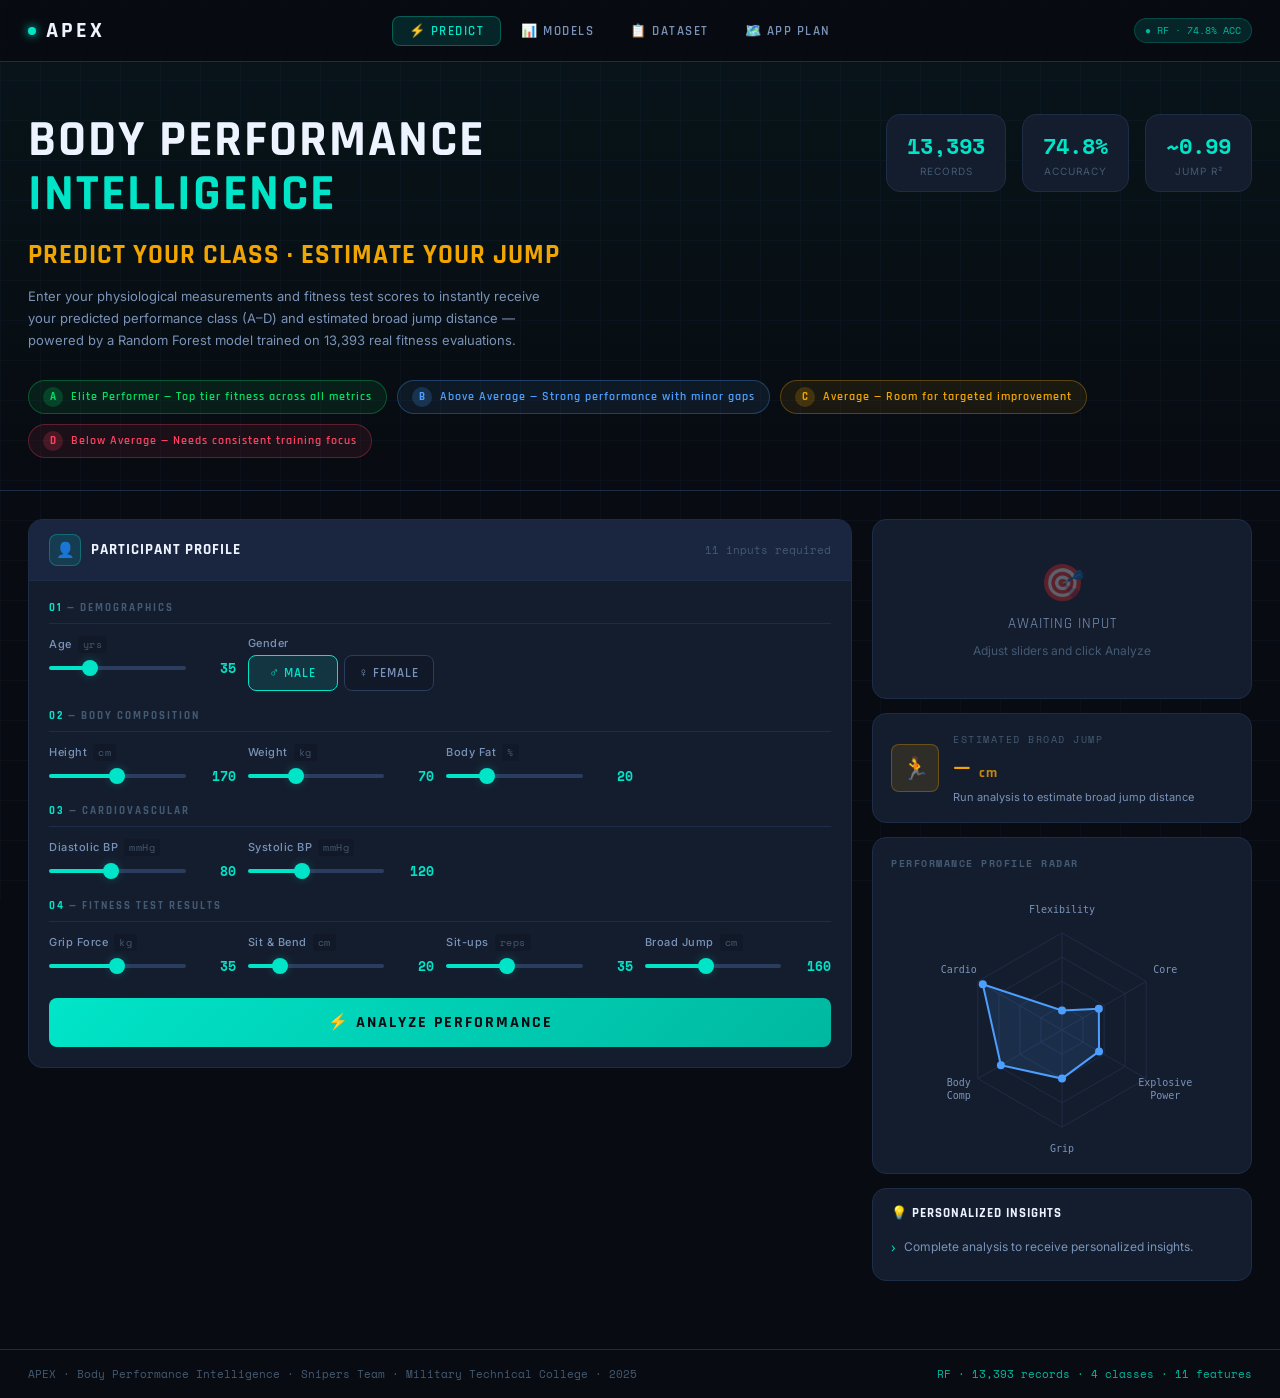
<file: BodyPerformance_App.html>
<!DOCTYPE html>
<html lang="en">
<head>
<meta charset="UTF-8">
<meta name="viewport" content="width=device-width, initial-scale=1.0">
<title>APEX · Body Performance Intelligence</title>
<link rel="preconnect" href="https://fonts.googleapis.com">
<link rel="preconnect" href="https://fonts.gstatic.com" crossorigin>
<link href="https://fonts.googleapis.com/css2?family=Rajdhani:wght@300;400;500;600;700&family=Space+Mono:ital,wght@0,400;0,700;1,400&family=Inter:wght@300;400;500;600&display=swap" rel="stylesheet">
<style>
/* ── RESET & BASE ─────────────────────────────────────────────────────────── */
*, *::before, *::after { box-sizing: border-box; margin: 0; padding: 0; }

:root {
  --bg:         #080c12;
  --bg2:        #0d1420;
  --bg3:        #111928;
  --panel:      #141d2e;
  --panel2:     #1a2540;
  --border:     #1e2d47;
  --border2:    #2a3d5e;
  --teal:       #00e5c8;
  --teal2:      #00b8a0;
  --teal-dim:   rgba(0,229,200,0.12);
  --teal-glow:  rgba(0,229,200,0.25);
  --gold:       #f0a500;
  --gold2:      #c8860a;
  --gold-dim:   rgba(240,165,0,0.12);
  --red:        #ff4060;
  --red-dim:    rgba(255,64,96,0.12);
  --green:      #00e064;
  --green-dim:  rgba(0,224,100,0.1);
  --blue:       #4d9fff;
  --blue-dim:   rgba(77,159,255,0.1);
  --text:       #c8d8ef;
  --text2:      #7a93b8;
  --text3:      #445972;
  --white:      #eef4ff;
  --font-head:  'Rajdhani', sans-serif;
  --font-mono:  'Space Mono', monospace;
  --font-body:  'Inter', sans-serif;
  --radius:     8px;
  --radius2:    14px;
  --trans:      0.2s ease;
}

html { scroll-behavior: smooth; }
body {
  background: var(--bg);
  color: var(--text);
  font-family: var(--font-body);
  font-size: 14px;
  min-height: 100vh;
  overflow-x: hidden;
}

/* ── GRID BG TEXTURE ──────────────────────────────────────────────────────── */
body::before {
  content: '';
  position: fixed; inset: 0;
  background-image:
    linear-gradient(var(--border) 1px, transparent 1px),
    linear-gradient(90deg, var(--border) 1px, transparent 1px);
  background-size: 40px 40px;
  opacity: 0.18;
  pointer-events: none;
  z-index: 0;
}

/* ── LAYOUT ───────────────────────────────────────────────────────────────── */
.app-shell {
  position: relative;
  z-index: 1;
  display: flex;
  flex-direction: column;
  min-height: 100vh;
}

/* ── NAV ──────────────────────────────────────────────────────────────────── */
nav {
  display: flex;
  align-items: center;
  justify-content: space-between;
  padding: 0 28px;
  height: 62px;
  background: rgba(8,12,18,0.92);
  backdrop-filter: blur(16px);
  border-bottom: 1px solid var(--border);
  position: sticky; top: 0; z-index: 100;
}
.nav-logo {
  display: flex; align-items: center; gap: 10px;
  font-family: var(--font-head);
  font-size: 22px; font-weight: 700;
  letter-spacing: 3px; color: var(--white);
}
.nav-logo .dot {
  width: 8px; height: 8px; border-radius: 50%;
  background: var(--teal);
  box-shadow: 0 0 10px var(--teal);
  animation: pulse 2s infinite;
}
@keyframes pulse { 0%,100%{opacity:1} 50%{opacity:0.4} }

.nav-tabs { display: flex; gap: 4px; }
.nav-tab {
  padding: 6px 16px;
  border: none; background: transparent;
  font-family: var(--font-head); font-size: 13px;
  font-weight: 600; letter-spacing: 1.5px;
  color: var(--text2); cursor: pointer;
  border-radius: var(--radius);
  transition: var(--trans);
  text-transform: uppercase;
}
.nav-tab:hover { color: var(--teal); background: var(--teal-dim); }
.nav-tab.active { color: var(--teal); background: var(--teal-dim); border: 1px solid rgba(0,229,200,0.3); }

.nav-badge {
  display: flex; align-items: center; gap: 6px;
  font-family: var(--font-mono); font-size: 10px;
  color: var(--teal2); background: var(--teal-dim);
  border: 1px solid rgba(0,229,200,0.2);
  padding: 4px 10px; border-radius: 20px;
}

/* ── HERO ─────────────────────────────────────────────────────────────────── */
.hero {
  padding: 52px 28px 32px;
  background: linear-gradient(180deg, rgba(0,229,200,0.04) 0%, transparent 100%);
  border-bottom: 1px solid var(--border);
}
.hero-top { display: flex; align-items: flex-start; justify-content: space-between; gap: 24px; margin-bottom: 28px; }
.hero-title {
  font-family: var(--font-head);
  font-size: clamp(32px, 4vw, 52px);
  font-weight: 700;
  line-height: 1.05;
  letter-spacing: 2px;
  color: var(--white);
}
.hero-title .accent { color: var(--teal); }
.hero-title .sub { color: var(--gold); }
.hero-desc {
  max-width: 520px;
  font-size: 13px; line-height: 1.7;
  color: var(--text2);
  margin-top: 10px;
}
.hero-stats {
  display: flex; gap: 16px; flex-shrink: 0;
}
.hero-stat {
  text-align: center;
  padding: 14px 20px;
  background: var(--panel);
  border: 1px solid var(--border);
  border-radius: var(--radius2);
}
.hero-stat .val {
  font-family: var(--font-mono); font-size: 22px;
  color: var(--teal); font-weight: 700;
  display: block;
}
.hero-stat .lbl {
  font-size: 10px; color: var(--text3);
  letter-spacing: 1px; text-transform: uppercase;
  display: block; margin-top: 3px;
}

/* ── CLASS GUIDE PILLS ────────────────────────────────────────────────────── */
.class-guide {
  display: flex; gap: 10px; flex-wrap: wrap;
}
.class-pill {
  display: flex; align-items: center; gap: 8px;
  padding: 6px 14px;
  border-radius: 20px;
  border: 1px solid transparent;
  font-size: 12px; font-family: var(--font-head);
  font-weight: 600; letter-spacing: 1px;
  cursor: default;
}
.class-pill.A { background: rgba(0,224,100,0.08); border-color: rgba(0,224,100,0.3); color: var(--green); }
.class-pill.B { background: rgba(77,159,255,0.08); border-color: rgba(77,159,255,0.3); color: var(--blue); }
.class-pill.C { background: rgba(240,165,0,0.08);  border-color: rgba(240,165,0,0.3);  color: var(--gold); }
.class-pill.D { background: rgba(255,64,96,0.08);  border-color: rgba(255,64,96,0.3);  color: var(--red); }
.class-pill .cls-badge {
  width: 20px; height: 20px; border-radius: 50%;
  display: flex; align-items: center; justify-content: center;
  font-size: 11px; font-weight: 700;
}
.class-pill.A .cls-badge { background: rgba(0,224,100,0.2); }
.class-pill.B .cls-badge { background: rgba(77,159,255,0.2); }
.class-pill.C .cls-badge { background: rgba(240,165,0,0.2); }
.class-pill.D .cls-badge { background: rgba(255,64,96,0.2); }

/* ── PAGE SECTIONS ────────────────────────────────────────────────────────── */
.page { display: none; padding: 28px; animation: fadeIn 0.3s ease; }
.page.active { display: block; }
@keyframes fadeIn { from{opacity:0;transform:translateY(8px)} to{opacity:1;transform:translateY(0)} }

/* ── SECTION HEADERS ──────────────────────────────────────────────────────── */
.section-header {
  display: flex; align-items: center; gap: 12px;
  margin-bottom: 20px;
}
.section-header .sh-line {
  flex: 1; height: 1px;
  background: linear-gradient(90deg, var(--border2), transparent);
}
.section-header h2 {
  font-family: var(--font-head);
  font-size: 18px; font-weight: 700;
  letter-spacing: 2px; color: var(--white);
  text-transform: uppercase; white-space: nowrap;
}
.section-header .sh-tag {
  font-family: var(--font-mono); font-size: 10px;
  color: var(--teal2); background: var(--teal-dim);
  border: 1px solid rgba(0,229,200,0.2);
  padding: 3px 8px; border-radius: 4px;
  letter-spacing: 1px;
}

/* ── PREDICT PAGE ─────────────────────────────────────────────────────────── */
.predict-layout {
  display: grid;
  grid-template-columns: 1fr 380px;
  gap: 20px;
}

/* ── FORM PANEL ───────────────────────────────────────────────────────────── */
.form-panel {
  background: var(--panel);
  border: 1px solid var(--border);
  border-radius: var(--radius2);
  overflow: hidden;
}
.form-panel-header {
  padding: 14px 20px;
  background: var(--panel2);
  border-bottom: 1px solid var(--border);
  display: flex; align-items: center; gap: 10px;
}
.form-panel-header .icon {
  width: 32px; height: 32px; border-radius: var(--radius);
  display: flex; align-items: center; justify-content: center;
  background: var(--teal-dim); border: 1px solid rgba(0,229,200,0.3);
  font-size: 15px;
}
.form-panel-header h3 {
  font-family: var(--font-head); font-size: 15px;
  font-weight: 700; letter-spacing: 1px; color: var(--white);
  flex: 1;
}
.form-panel-header .hint {
  font-size: 11px; color: var(--text3);
  font-family: var(--font-mono);
}

.form-groups {
  padding: 20px;
  display: flex; flex-direction: column; gap: 18px;
}

.form-group-row {
  display: grid;
  grid-template-columns: repeat(auto-fill, minmax(180px, 1fr));
  gap: 12px;
}

/* ── FIELDSET GROUP ───────────────────────────────────────────────────────── */
.field-group-title {
  font-family: var(--font-head); font-size: 11px;
  font-weight: 700; letter-spacing: 2px;
  color: var(--text3); text-transform: uppercase;
  padding: 0 0 8px;
  border-bottom: 1px solid var(--border);
  margin-bottom: 12px;
}
.field-group-title span { color: var(--teal); }

/* ── FIELD ────────────────────────────────────────────────────────────────── */
.field { display: flex; flex-direction: column; gap: 5px; }
.field label {
  font-size: 11px; font-weight: 500;
  color: var(--text2); letter-spacing: 0.5px;
  display: flex; align-items: center; gap: 6px;
}
.field label .unit {
  font-family: var(--font-mono); font-size: 10px;
  color: var(--text3); background: var(--bg3);
  padding: 1px 5px; border-radius: 3px;
}

.slider-wrap { display: flex; align-items: center; gap: 10px; }
.slider-wrap input[type="range"] {
  flex: 1;
  -webkit-appearance: none;
  height: 4px;
  border-radius: 2px;
  background: var(--border2);
  outline: none;
  cursor: pointer;
}
.slider-wrap input[type="range"]::-webkit-slider-thumb {
  -webkit-appearance: none;
  width: 16px; height: 16px; border-radius: 50%;
  background: var(--teal);
  box-shadow: 0 0 8px var(--teal-glow);
  cursor: pointer;
  transition: transform 0.15s;
}
.slider-wrap input[type="range"]::-webkit-slider-thumb:hover { transform: scale(1.2); }
.slider-val {
  font-family: var(--font-mono); font-size: 13px;
  font-weight: 700; color: var(--teal);
  min-width: 40px; text-align: right;
}

/* ── GENDER TOGGLE ────────────────────────────────────────────────────────── */
.gender-toggle {
  display: flex; gap: 6px;
}
.gender-btn {
  flex: 1; padding: 9px 12px;
  background: var(--bg3);
  border: 1px solid var(--border2);
  border-radius: var(--radius);
  color: var(--text2);
  font-family: var(--font-head); font-size: 13px;
  font-weight: 600; letter-spacing: 1px;
  cursor: pointer; transition: var(--trans);
  text-align: center;
}
.gender-btn:hover { border-color: var(--teal2); color: var(--teal); }
.gender-btn.active {
  background: var(--teal-dim);
  border-color: var(--teal);
  color: var(--teal);
}

/* ── PREDICT BTN ──────────────────────────────────────────────────────────── */
.predict-btn {
  width: 100%;
  padding: 14px;
  background: linear-gradient(135deg, var(--teal), var(--teal2));
  border: none; border-radius: var(--radius);
  color: var(--bg); font-family: var(--font-head);
  font-size: 16px; font-weight: 700; letter-spacing: 2px;
  cursor: pointer; margin-top: 4px;
  transition: all 0.2s ease;
  text-transform: uppercase;
  position: relative; overflow: hidden;
}
.predict-btn::after {
  content: '';
  position: absolute; inset: 0;
  background: linear-gradient(135deg, rgba(255,255,255,0.15), transparent);
  opacity: 0;
  transition: opacity 0.2s;
}
.predict-btn:hover { transform: translateY(-1px); box-shadow: 0 8px 24px rgba(0,229,200,0.3); }
.predict-btn:hover::after { opacity: 1; }
.predict-btn:active { transform: translateY(0); }

/* ── RESULTS PANEL ────────────────────────────────────────────────────────── */
.results-panel {
  display: flex; flex-direction: column; gap: 14px;
}

.result-card {
  background: var(--panel);
  border: 1px solid var(--border);
  border-radius: var(--radius2);
  overflow: hidden;
  transition: var(--trans);
}

/* ── CLASS RESULT ─────────────────────────────────────────────────────────── */
.class-result-card {
  background: var(--panel);
  border: 1px solid var(--border);
  border-radius: var(--radius2);
  overflow: hidden;
  transition: border-color 0.4s;
}
.class-result-card.class-A { border-color: rgba(0,224,100,0.4); }
.class-result-card.class-B { border-color: rgba(77,159,255,0.4); }
.class-result-card.class-C { border-color: rgba(240,165,0,0.4); }
.class-result-card.class-D { border-color: rgba(255,64,96,0.4); }

.class-result-header {
  padding: 16px 18px 12px;
  border-bottom: 1px solid var(--border);
}
.class-result-header .label {
  font-family: var(--font-mono); font-size: 10px;
  color: var(--text3); letter-spacing: 2px;
  text-transform: uppercase; margin-bottom: 8px;
}
.class-result-main {
  display: flex; align-items: center; gap: 14px;
}
.class-badge-big {
  width: 58px; height: 58px; border-radius: 12px;
  display: flex; align-items: center; justify-content: center;
  font-family: var(--font-head); font-size: 32px; font-weight: 700;
  transition: all 0.4s ease;
  flex-shrink: 0;
}
.class-badge-big.A { background: rgba(0,224,100,0.15); color: var(--green); border: 2px solid rgba(0,224,100,0.4); }
.class-badge-big.B { background: rgba(77,159,255,0.15); color: var(--blue);  border: 2px solid rgba(77,159,255,0.4); }
.class-badge-big.C { background: rgba(240,165,0,0.15);  color: var(--gold);  border: 2px solid rgba(240,165,0,0.4); }
.class-badge-big.D { background: rgba(255,64,96,0.15);  color: var(--red);   border: 2px solid rgba(255,64,96,0.4); }
.class-badge-big.placeholder { background: var(--bg3); color: var(--text3); border: 2px dashed var(--border2); font-size: 22px; }

.class-info .class-name {
  font-family: var(--font-head); font-size: 19px;
  font-weight: 700; color: var(--white); letter-spacing: 1px;
}
.class-info .class-desc {
  font-size: 12px; color: var(--text2);
  margin-top: 3px; line-height: 1.5;
}

/* ── PROB BARS ────────────────────────────────────────────────────────────── */
.prob-section { padding: 14px 18px; }
.prob-section .prob-title {
  font-family: var(--font-mono); font-size: 10px;
  color: var(--text3); letter-spacing: 1.5px;
  text-transform: uppercase; margin-bottom: 10px;
}
.prob-bar-row {
  display: flex; align-items: center; gap: 8px; margin-bottom: 7px;
}
.prob-bar-row .cls-lbl {
  font-family: var(--font-head); font-size: 13px;
  font-weight: 700; width: 18px; text-align: center;
}
.prob-bar-row .cls-lbl.A { color: var(--green); }
.prob-bar-row .cls-lbl.B { color: var(--blue); }
.prob-bar-row .cls-lbl.C { color: var(--gold); }
.prob-bar-row .cls-lbl.D { color: var(--red); }
.prob-track {
  flex: 1; height: 8px;
  background: var(--bg3); border-radius: 4px;
  overflow: hidden;
}
.prob-fill {
  height: 100%; border-radius: 4px;
  transition: width 0.8s cubic-bezier(0.34,1.56,0.64,1);
}
.prob-fill.A { background: linear-gradient(90deg, var(--green), #00ff80); }
.prob-fill.B { background: linear-gradient(90deg, var(--blue), #80bfff); }
.prob-fill.C { background: linear-gradient(90deg, var(--gold), #ffc840); }
.prob-fill.D { background: linear-gradient(90deg, var(--red), #ff8090); }
.prob-pct {
  font-family: var(--font-mono); font-size: 11px;
  color: var(--text2); min-width: 35px; text-align: right;
}

/* ── JUMP CARD ────────────────────────────────────────────────────────────── */
.jump-card {
  background: var(--panel);
  border: 1px solid var(--border);
  border-radius: var(--radius2);
  padding: 18px;
  display: flex; align-items: center; gap: 14px;
}
.jump-icon {
  width: 48px; height: 48px; border-radius: var(--radius);
  display: flex; align-items: center; justify-content: center;
  background: var(--gold-dim); border: 1px solid rgba(240,165,0,0.3);
  font-size: 22px; flex-shrink: 0;
}
.jump-info { flex: 1; }
.jump-info .jlabel {
  font-family: var(--font-mono); font-size: 10px;
  color: var(--text3); letter-spacing: 1.5px;
  text-transform: uppercase; margin-bottom: 4px;
}
.jump-val {
  font-family: var(--font-head); font-size: 28px;
  font-weight: 700; color: var(--gold);
  letter-spacing: 1px;
}
.jump-val .unit { font-size: 14px; color: var(--gold2); }
.jump-benchmark {
  font-size: 11px; color: var(--text2); margin-top: 3px;
}

/* ── RADAR / PROFILE CHART ─────────────────────────────────────────────────── */
.radar-card {
  background: var(--panel);
  border: 1px solid var(--border);
  border-radius: var(--radius2);
  padding: 18px;
}
.radar-card h4 {
  font-family: var(--font-mono); font-size: 10px;
  color: var(--text3); letter-spacing: 1.5px;
  text-transform: uppercase; margin-bottom: 14px;
}
#radarCanvas { width: 100%; max-width: 340px; display: block; margin: 0 auto; }

/* ── TIPS CARD ────────────────────────────────────────────────────────────── */
.tips-card {
  background: var(--panel);
  border: 1px solid var(--border);
  border-radius: var(--radius2);
  padding: 16px 18px;
}
.tips-card h4 {
  font-family: var(--font-head); font-size: 13px;
  font-weight: 700; letter-spacing: 1px; color: var(--white);
  margin-bottom: 10px;
  display: flex; align-items: center; gap: 6px;
}
.tip-item {
  display: flex; align-items: flex-start; gap: 8px;
  padding: 7px 0; border-bottom: 1px solid var(--border);
  font-size: 12px; color: var(--text2); line-height: 1.5;
}
.tip-item:last-child { border-bottom: none; }
.tip-icon { color: var(--teal); flex-shrink: 0; margin-top: 1px; }

/* ── PLACEHOLDER STATE ────────────────────────────────────────────────────── */
.placeholder-state {
  display: flex; flex-direction: column;
  align-items: center; justify-content: center;
  padding: 40px 20px; text-align: center;
  gap: 10px;
}
.placeholder-state .ph-icon { font-size: 36px; opacity: 0.3; }
.placeholder-state .ph-title {
  font-family: var(--font-head); font-size: 15px;
  color: var(--text2); letter-spacing: 1px;
}
.placeholder-state .ph-hint { font-size: 12px; color: var(--text3); }

/* ── ABOUT PAGE ───────────────────────────────────────────────────────────── */
.about-grid {
  display: grid;
  grid-template-columns: repeat(auto-fill, minmax(300px, 1fr));
  gap: 16px;
  margin-bottom: 24px;
}
.about-card {
  background: var(--panel);
  border: 1px solid var(--border);
  border-radius: var(--radius2);
  padding: 20px;
  transition: border-color var(--trans);
}
.about-card:hover { border-color: var(--border2); }
.about-card .ac-icon {
  font-size: 24px; margin-bottom: 10px;
  display: block;
}
.about-card h3 {
  font-family: var(--font-head); font-size: 15px;
  font-weight: 700; letter-spacing: 1px; color: var(--white);
  margin-bottom: 6px;
}
.about-card p {
  font-size: 12px; color: var(--text2); line-height: 1.65;
}

/* ── MODEL LEADERBOARD ────────────────────────────────────────────────────── */
.leaderboard {
  background: var(--panel);
  border: 1px solid var(--border);
  border-radius: var(--radius2);
  overflow: hidden;
  margin-bottom: 20px;
}
.leaderboard-header {
  padding: 12px 18px;
  background: var(--panel2);
  border-bottom: 1px solid var(--border);
  display: flex; align-items: center;
  font-family: var(--font-head); font-size: 13px;
  font-weight: 700; letter-spacing: 1.5px; color: var(--text2);
  text-transform: uppercase; gap: 10px;
}
.lb-row {
  display: grid;
  grid-template-columns: 36px 1fr 80px 80px 80px 80px;
  gap: 8px;
  align-items: center;
  padding: 11px 18px;
  border-bottom: 1px solid var(--border);
  transition: background var(--trans);
}
.lb-row:last-child { border-bottom: none; }
.lb-row:hover { background: var(--bg3); }
.lb-row.top { background: rgba(0,229,200,0.04); }
.lb-rank { font-family: var(--font-mono); font-size: 12px; color: var(--text3); }
.lb-rank.gold { color: var(--gold); font-weight: 700; }
.lb-model { font-family: var(--font-body); font-size: 13px; color: var(--white); font-weight: 500; }
.lb-metric { font-family: var(--font-mono); font-size: 12px; color: var(--text2); text-align: right; }
.lb-header { font-size: 10px; color: var(--text3); text-align: right; letter-spacing: 1px; text-transform: uppercase; }
.lb-bar-col { display: flex; align-items: center; gap: 6px; }
.lb-bar { flex: 1; height: 6px; background: var(--bg3); border-radius: 3px; overflow: hidden; }
.lb-bar-fill { height: 100%; background: linear-gradient(90deg, var(--teal), var(--teal2)); border-radius: 3px; }
.lb-bar-fill.rf { background: linear-gradient(90deg, var(--teal), #00b8a0); }
.lb-bar-fill.nn { background: linear-gradient(90deg, var(--blue), #2d7fd6); }
.lb-bar-fill.svm { background: linear-gradient(90deg, var(--gold), #c8860a); }
.lb-bar-fill.lr  { background: linear-gradient(90deg, #a061f0, #7a40c8); }
.lb-bar-fill.knn { background: linear-gradient(90deg, var(--red), #c82040); }

/* ── FEATURE IMPORTANCE ───────────────────────────────────────────────────── */
.feat-imp {
  background: var(--panel);
  border: 1px solid var(--border);
  border-radius: var(--radius2);
  padding: 18px;
}
.feat-imp h3 {
  font-family: var(--font-head); font-size: 15px;
  font-weight: 700; letter-spacing: 1px; color: var(--white);
  margin-bottom: 14px;
  display: flex; align-items: center; gap: 8px;
}
.feat-imp h3 .badge {
  font-size: 10px; color: var(--teal2); background: var(--teal-dim);
  border: 1px solid rgba(0,229,200,0.2);
  padding: 2px 7px; border-radius: 4px;
  letter-spacing: 1px;
}
.feat-row {
  display: flex; align-items: center; gap: 10px; margin-bottom: 8px;
}
.feat-name {
  font-family: var(--font-mono); font-size: 11px;
  color: var(--text2); width: 190px; flex-shrink: 0;
  white-space: nowrap; overflow: hidden; text-overflow: ellipsis;
}
.feat-track { flex: 1; height: 8px; background: var(--bg3); border-radius: 4px; overflow: hidden; }
.feat-fill {
  height: 100%; border-radius: 4px;
  background: linear-gradient(90deg, var(--teal), #00b8a0);
  transition: width 1.2s cubic-bezier(0.34,1.2,0.64,1);
}
.feat-score {
  font-family: var(--font-mono); font-size: 11px;
  color: var(--teal); min-width: 40px; text-align: right;
}

/* ── DATASET SECTION ──────────────────────────────────────────────────────── */
.dataset-stats {
  display: grid;
  grid-template-columns: repeat(auto-fill, minmax(140px, 1fr));
  gap: 10px; margin-bottom: 20px;
}
.ds-stat {
  background: var(--panel);
  border: 1px solid var(--border);
  border-radius: var(--radius2);
  padding: 14px 16px;
}
.ds-stat .dsv {
  font-family: var(--font-mono); font-size: 20px;
  font-weight: 700; color: var(--teal); display: block;
}
.ds-stat .dsl {
  font-size: 11px; color: var(--text3);
  letter-spacing: 0.5px; margin-top: 3px; display: block;
}

/* ── PIPELINE VIZ ─────────────────────────────────────────────────────────── */
.pipeline {
  display: flex; align-items: center; gap: 0;
  flex-wrap: nowrap; overflow-x: auto;
  padding: 16px 0; margin-bottom: 20px;
}
.pipeline::-webkit-scrollbar { height: 4px; }
.pipeline::-webkit-scrollbar-track { background: var(--bg3); }
.pipeline::-webkit-scrollbar-thumb { background: var(--border2); border-radius: 2px; }
.pipe-step {
  flex-shrink: 0;
  display: flex; flex-direction: column;
  align-items: center; gap: 6px;
  padding: 12px 16px;
  background: var(--panel);
  border: 1px solid var(--border);
  border-radius: var(--radius);
  min-width: 100px;
  transition: var(--trans);
}
.pipe-step:hover { border-color: var(--teal2); }
.pipe-step .ps-icon { font-size: 20px; }
.pipe-step .ps-label {
  font-family: var(--font-head); font-size: 11px;
  font-weight: 700; letter-spacing: 1px;
  color: var(--text2); text-align: center;
  text-transform: uppercase;
}
.pipe-step .ps-tag {
  font-family: var(--font-mono); font-size: 9px;
  color: var(--text3); text-align: center;
}
.pipe-arrow {
  color: var(--border2); font-size: 16px; flex-shrink: 0;
  padding: 0 4px;
}

/* ── COLUMN TABLE ─────────────────────────────────────────────────────────── */
.col-table {
  background: var(--panel);
  border: 1px solid var(--border);
  border-radius: var(--radius2);
  overflow: hidden;
  width: 100%;
}
.col-table table {
  width: 100%; border-collapse: collapse;
}
.col-table th {
  padding: 10px 14px;
  background: var(--panel2);
  font-family: var(--font-head); font-size: 11px;
  font-weight: 700; letter-spacing: 1.5px;
  color: var(--text3); text-transform: uppercase;
  text-align: left; border-bottom: 1px solid var(--border);
}
.col-table td {
  padding: 9px 14px;
  font-size: 12px; color: var(--text2);
  border-bottom: 1px solid var(--border);
}
.col-table tr:last-child td { border-bottom: none; }
.col-table tr:hover td { background: var(--bg3); }
.col-table .col-name {
  font-family: var(--font-mono); font-size: 12px;
  color: var(--teal); font-weight: 700;
}
.col-table .badge-num {
  background: var(--blue-dim); color: var(--blue);
  border: 1px solid rgba(77,159,255,0.2);
  font-size: 10px; padding: 2px 6px; border-radius: 3px;
  font-family: var(--font-mono);
}
.col-table .badge-cat {
  background: var(--gold-dim); color: var(--gold);
  border: 1px solid rgba(240,165,0,0.2);
  font-size: 10px; padding: 2px 6px; border-radius: 3px;
  font-family: var(--font-mono);
}

/* ── TOAST ────────────────────────────────────────────────────────────────── */
.toast {
  position: fixed; bottom: 24px; right: 24px;
  background: var(--panel);
  border: 1px solid var(--teal);
  border-radius: var(--radius);
  padding: 12px 18px;
  font-family: var(--font-mono); font-size: 12px;
  color: var(--teal); z-index: 200;
  transform: translateY(80px); opacity: 0;
  transition: all 0.3s ease;
  pointer-events: none;
  box-shadow: 0 4px 24px rgba(0,229,200,0.2);
}
.toast.show { transform: translateY(0); opacity: 1; }

/* ── FOOTER ───────────────────────────────────────────────────────────────── */
footer {
  margin-top: 40px;
  padding: 16px 28px;
  border-top: 1px solid var(--border);
  display: flex; align-items: center; justify-content: space-between;
  font-family: var(--font-mono); font-size: 11px; color: var(--text3);
}
footer .ft-brand { color: var(--teal2); }

/* ── LOADING SPINNER ──────────────────────────────────────────────────────── */
.spinner {
  display: inline-block; width: 14px; height: 14px;
  border: 2px solid var(--border2);
  border-top-color: var(--teal);
  border-radius: 50%;
  animation: spin 0.6s linear infinite;
  vertical-align: middle; margin-right: 6px;
}
@keyframes spin { to { transform: rotate(360deg); } }

/* ── RESPONSIVE ───────────────────────────────────────────────────────────── */
@media (max-width: 900px) {
  .predict-layout { grid-template-columns: 1fr; }
  .hero-top { flex-direction: column; }
  .lb-row { grid-template-columns: 28px 1fr 70px 70px; }
  .lb-row > *:nth-child(5), .lb-row > *:nth-child(6) { display: none; }
}
</style>
</head>
<body>
<div class="app-shell">

<!-- NAV -->
<nav>
  <div class="nav-logo">
    <div class="dot"></div>
    APEX
  </div>
  <div class="nav-tabs">
    <button class="nav-tab active" onclick="showPage('predict',this)">⚡ Predict</button>
    <button class="nav-tab" onclick="showPage('models',this)">📊 Models</button>
    <button class="nav-tab" onclick="showPage('about',this)">📋 Dataset</button>
    <button class="nav-tab" onclick="showPage('plan',this)">🗺️ App Plan</button>
  </div>
  <div class="nav-badge">
    <span>●</span> RF · 74.8% ACC
  </div>
</nav>

<!-- HERO -->
<div class="hero">
  <div class="hero-top">
    <div>
      <div class="hero-title">
        BODY PERFORMANCE<br>
        <span class="accent">INTELLIGENCE</span><br>
        <span class="sub" style="font-size:0.52em;letter-spacing:1px;">PREDICT YOUR CLASS · ESTIMATE YOUR JUMP</span>
      </div>
      <p class="hero-desc">
        Enter your physiological measurements and fitness test scores to instantly receive your predicted performance class (A–D) and estimated broad jump distance — powered by a Random Forest model trained on 13,393 real fitness evaluations.
      </p>
    </div>
    <div class="hero-stats">
      <div class="hero-stat"><span class="val">13,393</span><span class="lbl">Records</span></div>
      <div class="hero-stat"><span class="val">74.8%</span><span class="lbl">Accuracy</span></div>
      <div class="hero-stat"><span class="val">~0.99</span><span class="lbl">Jump R²</span></div>
    </div>
  </div>
  <div class="class-guide">
    <div class="class-pill A"><div class="cls-badge">A</div>Elite Performer — Top tier fitness across all metrics</div>
    <div class="class-pill B"><div class="cls-badge">B</div>Above Average — Strong performance with minor gaps</div>
    <div class="class-pill C"><div class="cls-badge">C</div>Average — Room for targeted improvement</div>
    <div class="class-pill D"><div class="cls-badge">D</div>Below Average — Needs consistent training focus</div>
  </div>
</div>

<!-- ═══════════ PAGE: PREDICT ═══════════ -->
<div id="page-predict" class="page active">
  <div class="predict-layout">

    <!-- LEFT: INPUT FORM -->
    <div>
      <div class="form-panel">
        <div class="form-panel-header">
          <div class="icon">👤</div>
          <h3>PARTICIPANT PROFILE</h3>
          <span class="hint">11 inputs required</span>
        </div>
        <div class="form-groups">

          <!-- DEMOGRAPHICS -->
          <div>
            <div class="field-group-title"><span>01</span> — DEMOGRAPHICS</div>
            <div class="form-group-row">
              <div class="field">
                <label>Age <span class="unit">yrs</span></label>
                <div class="slider-wrap">
                  <input type="range" id="age" min="18" max="80" value="35" oninput="updateVal('age',this.value)">
                  <span class="slider-val" id="age-val">35</span>
                </div>
              </div>
              <div class="field">
                <label>Gender</label>
                <div class="gender-toggle">
                  <button class="gender-btn active" id="btn-M" onclick="setGender('M')">♂ MALE</button>
                  <button class="gender-btn" id="btn-F" onclick="setGender('F')">♀ FEMALE</button>
                </div>
              </div>
            </div>
          </div>

          <!-- BODY COMPOSITION -->
          <div>
            <div class="field-group-title"><span>02</span> — BODY COMPOSITION</div>
            <div class="form-group-row">
              <div class="field">
                <label>Height <span class="unit">cm</span></label>
                <div class="slider-wrap">
                  <input type="range" id="height" min="140" max="200" value="170" oninput="updateVal('height',this.value)">
                  <span class="slider-val" id="height-val">170</span>
                </div>
              </div>
              <div class="field">
                <label>Weight <span class="unit">kg</span></label>
                <div class="slider-wrap">
                  <input type="range" id="weight" min="30" max="150" value="70" step="0.5" oninput="updateVal('weight',this.value)">
                  <span class="slider-val" id="weight-val">70</span>
                </div>
              </div>
              <div class="field">
                <label>Body Fat <span class="unit">%</span></label>
                <div class="slider-wrap">
                  <input type="range" id="fat" min="3" max="65" value="20" step="0.5" oninput="updateVal('fat',this.value)">
                  <span class="slider-val" id="fat-val">20</span>
                </div>
              </div>
            </div>
          </div>

          <!-- BLOOD PRESSURE -->
          <div>
            <div class="field-group-title"><span>03</span> — CARDIOVASCULAR</div>
            <div class="form-group-row">
              <div class="field">
                <label>Diastolic BP <span class="unit">mmHg</span></label>
                <div class="slider-wrap">
                  <input type="range" id="diastolic" min="40" max="130" value="80" oninput="updateVal('diastolic',this.value)">
                  <span class="slider-val" id="diastolic-val">80</span>
                </div>
              </div>
              <div class="field">
                <label>Systolic BP <span class="unit">mmHg</span></label>
                <div class="slider-wrap">
                  <input type="range" id="systolic" min="70" max="200" value="120" oninput="updateVal('systolic',this.value)">
                  <span class="slider-val" id="systolic-val">120</span>
                </div>
              </div>
            </div>
          </div>

          <!-- FITNESS TESTS -->
          <div>
            <div class="field-group-title"><span>04</span> — FITNESS TEST RESULTS</div>
            <div class="form-group-row">
              <div class="field">
                <label>Grip Force <span class="unit">kg</span></label>
                <div class="slider-wrap">
                  <input type="range" id="grip" min="0" max="70" value="35" step="0.5" oninput="updateVal('grip',this.value)">
                  <span class="slider-val" id="grip-val">35</span>
                </div>
              </div>
              <div class="field">
                <label>Sit & Bend <span class="unit">cm</span></label>
                <div class="slider-wrap">
                  <input type="range" id="bend" min="-25" max="200" value="20" step="0.5" oninput="updateVal('bend',this.value)">
                  <span class="slider-val" id="bend-val">20</span>
                </div>
              </div>
              <div class="field">
                <label>Sit-ups <span class="unit">reps</span></label>
                <div class="slider-wrap">
                  <input type="range" id="situps" min="0" max="80" value="35" oninput="updateVal('situps',this.value)">
                  <span class="slider-val" id="situps-val">35</span>
                </div>
              </div>
              <div class="field">
                <label>Broad Jump <span class="unit">cm</span></label>
                <div class="slider-wrap">
                  <input type="range" id="jump" min="50" max="300" value="160" oninput="updateVal('jump',this.value)">
                  <span class="slider-val" id="jump-val">160</span>
                </div>
              </div>
            </div>
          </div>

          <button class="predict-btn" onclick="runPredict()">
            ⚡ ANALYZE PERFORMANCE
          </button>
        </div>
      </div>
    </div>

    <!-- RIGHT: RESULTS -->
    <div class="results-panel" id="results-panel">

      <!-- Placeholder -->
      <div class="class-result-card" id="class-result-card">
        <div class="placeholder-state" id="placeholder-state">
          <div class="ph-icon">🎯</div>
          <div class="ph-title">AWAITING INPUT</div>
          <div class="ph-hint">Adjust sliders and click Analyze</div>
        </div>
        <div id="class-result-body" style="display:none;">
          <div class="class-result-header">
            <div class="label">PERFORMANCE CLASSIFICATION</div>
            <div class="class-result-main">
              <div class="class-badge-big placeholder" id="class-badge">?</div>
              <div class="class-info">
                <div class="class-name" id="class-name">—</div>
                <div class="class-desc" id="class-desc">—</div>
              </div>
            </div>
          </div>
          <div class="prob-section">
            <div class="prob-title">CLASS PROBABILITIES</div>
            <div class="prob-bar-row"><span class="cls-lbl A">A</span><div class="prob-track"><div class="prob-fill A" id="prob-A" style="width:0%"></div></div><span class="prob-pct" id="pct-A">0%</span></div>
            <div class="prob-bar-row"><span class="cls-lbl B">B</span><div class="prob-track"><div class="prob-fill B" id="prob-B" style="width:0%"></div></div><span class="prob-pct" id="pct-B">0%</span></div>
            <div class="prob-bar-row"><span class="cls-lbl C">C</span><div class="prob-track"><div class="prob-fill C" id="prob-C" style="width:0%"></div></div><span class="prob-pct" id="pct-C">0%</span></div>
            <div class="prob-bar-row"><span class="cls-lbl D">D</span><div class="prob-track"><div class="prob-fill D" id="prob-D" style="width:0%"></div></div><span class="prob-pct" id="pct-D">0%</span></div>
          </div>
        </div>
      </div>

      <!-- Broad Jump Prediction -->
      <div class="jump-card" id="jump-card">
        <div class="jump-icon">🏃</div>
        <div class="jump-info">
          <div class="jlabel">ESTIMATED BROAD JUMP</div>
          <div class="jump-val" id="jump-pred">— <span class="unit">cm</span></div>
          <div class="jump-benchmark" id="jump-bench">Run analysis to estimate broad jump distance</div>
        </div>
      </div>

      <!-- Radar chart -->
      <div class="radar-card">
        <h4>PERFORMANCE PROFILE RADAR</h4>
        <canvas id="radarCanvas" width="340" height="270"></canvas>
      </div>

      <!-- Tips -->
      <div class="tips-card" id="tips-card">
        <h4>💡 PERSONALIZED INSIGHTS</h4>
        <div id="tips-list">
          <div class="tip-item"><span class="tip-icon">›</span><span>Complete analysis to receive personalized insights.</span></div>
        </div>
      </div>

    </div>
  </div>
</div>

<!-- ═══════════ PAGE: MODELS ═══════════ -->
<div id="page-models" class="page">

  <div class="section-header">
    <h2>Model Performance</h2>
    <span class="sh-tag">LEADERBOARD</span>
    <div class="sh-line"></div>
  </div>

  <div class="leaderboard">
    <div class="leaderboard-header">
      <span>#</span>
      <span>Model</span>
      <span style="text-align:right">Accuracy</span>
      <span style="text-align:right">Precision</span>
      <span style="text-align:right">Recall</span>
      <span style="text-align:right">F1</span>
    </div>
    <div class="lb-row top">
      <span class="lb-rank gold">🥇</span>
      <div class="lb-bar-col">
        <div class="lb-bar"><div class="lb-bar-fill rf" style="width:94%"></div></div>
        <span class="lb-model">Random Forest</span>
      </div>
      <span class="lb-metric" style="color:var(--teal)">74.8%</span>
      <span class="lb-metric" style="color:var(--teal)">74.6%</span>
      <span class="lb-metric" style="color:var(--teal)">74.8%</span>
      <span class="lb-metric" style="color:var(--teal)">74.7%</span>
    </div>
    <div class="lb-row">
      <span class="lb-rank" style="color:#aaa">🥈</span>
      <div class="lb-bar-col">
        <div class="lb-bar"><div class="lb-bar-fill nn" style="width:92%"></div></div>
        <span class="lb-model">Neural Network (MLP)</span>
      </div>
      <span class="lb-metric">74.1%</span>
      <span class="lb-metric">73.9%</span>
      <span class="lb-metric">74.1%</span>
      <span class="lb-metric">74.0%</span>
    </div>
    <div class="lb-row">
      <span class="lb-rank" style="color:#cd7f32">🥉</span>
      <div class="lb-bar-col">
        <div class="lb-bar"><div class="lb-bar-fill svm" style="width:80%"></div></div>
        <span class="lb-model">SVM (RBF Kernel)</span>
      </div>
      <span class="lb-metric">62.8%</span>
      <span class="lb-metric">62.4%</span>
      <span class="lb-metric">62.8%</span>
      <span class="lb-metric">62.6%</span>
    </div>
    <div class="lb-row">
      <span class="lb-rank">4</span>
      <div class="lb-bar-col">
        <div class="lb-bar"><div class="lb-bar-fill lr" style="width:72%"></div></div>
        <span class="lb-model">Logistic Regression</span>
      </div>
      <span class="lb-metric">57.2%</span>
      <span class="lb-metric">56.9%</span>
      <span class="lb-metric">57.2%</span>
      <span class="lb-metric">57.0%</span>
    </div>
    <div class="lb-row">
      <span class="lb-rank">5</span>
      <div class="lb-bar-col">
        <div class="lb-bar"><div class="lb-bar-fill knn" style="width:65%"></div></div>
        <span class="lb-model">KNN (k=15)</span>
      </div>
      <span class="lb-metric">51.8%</span>
      <span class="lb-metric">51.5%</span>
      <span class="lb-metric">51.8%</span>
      <span class="lb-metric">51.6%</span>
    </div>
  </div>

  <div class="section-header" style="margin-top:28px;">
    <h2>Feature Importance</h2>
    <span class="sh-tag">RANDOM FOREST</span>
    <div class="sh-line"></div>
  </div>

  <div style="display:grid;grid-template-columns:1fr 1fr;gap:16px;">
    <div class="feat-imp">
      <h3>Intrinsic RF Importance <span class="badge">GINI</span></h3>
      <div class="feat-row"><span class="feat-name">sit_and_bend_forward_cm</span><div class="feat-track"><div class="feat-fill" style="width:100%"></div></div><span class="feat-score">0.261</span></div>
      <div class="feat-row"><span class="feat-name">sit-ups counts</span><div class="feat-track"><div class="feat-fill" style="width:54%"></div></div><span class="feat-score">0.141</span></div>
      <div class="feat-row"><span class="feat-name">body fat_%</span><div class="feat-track"><div class="feat-fill" style="width:46%"></div></div><span class="feat-score">0.119</span></div>
      <div class="feat-row"><span class="feat-name">age</span><div class="feat-track"><div class="feat-fill" style="width:43%"></div></div><span class="feat-score">0.112</span></div>
      <div class="feat-row"><span class="feat-name">weight_kg</span><div class="feat-track"><div class="feat-fill" style="width:36%"></div></div><span class="feat-score">0.093</span></div>
      <div class="feat-row"><span class="feat-name">gripForce</span><div class="feat-track"><div class="feat-fill" style="width:31%"></div></div><span class="feat-score">0.081</span></div>
      <div class="feat-row"><span class="feat-name">broad jump_cm</span><div class="feat-track"><div class="feat-fill" style="width:28%"></div></div><span class="feat-score">0.074</span></div>
      <div class="feat-row"><span class="feat-name">height_cm</span><div class="feat-track"><div class="feat-fill" style="width:22%"></div></div><span class="feat-score">0.058</span></div>
      <div class="feat-row"><span class="feat-name">systolic</span><div class="feat-track"><div class="feat-fill" style="width:19%"></div></div><span class="feat-score">0.031</span></div>
      <div class="feat-row"><span class="feat-name">diastolic</span><div class="feat-track"><div class="feat-fill" style="width:15%"></div></div><span class="feat-score">0.019</span></div>
    </div>
    <div class="feat-imp">
      <h3>Permutation Importance <span class="badge">MODEL-AGNOSTIC</span></h3>
      <div class="feat-row"><span class="feat-name">sit_and_bend_forward_cm</span><div class="feat-track"><div class="feat-fill" style="width:100%"></div></div><span class="feat-score">0.254</span></div>
      <div class="feat-row"><span class="feat-name">sit-ups counts</span><div class="feat-track"><div class="feat-fill" style="width:94%"></div></div><span class="feat-score">0.239</span></div>
      <div class="feat-row"><span class="feat-name">age</span><div class="feat-track"><div class="feat-fill" style="width:53%"></div></div><span class="feat-score">0.135</span></div>
      <div class="feat-row"><span class="feat-name">weight_kg</span><div class="feat-track"><div class="feat-fill" style="width:28%"></div></div><span class="feat-score">0.071</span></div>
      <div class="feat-row"><span class="feat-name">gender</span><div class="feat-track"><div class="feat-fill" style="width:26%"></div></div><span class="feat-score">0.065</span></div>
      <div class="feat-row"><span class="feat-name">body fat_%</span><div class="feat-track"><div class="feat-fill" style="width:24%"></div></div><span class="feat-score">0.062</span></div>
      <div class="feat-row"><span class="feat-name">gripForce</span><div class="feat-track"><div class="feat-fill" style="width:22%"></div></div><span class="feat-score">0.055</span></div>
      <div class="feat-row"><span class="feat-name">broad jump_cm</span><div class="feat-track"><div class="feat-fill" style="width:16%"></div></div><span class="feat-score">0.041</span></div>
      <div class="feat-row"><span class="feat-name">height_cm</span><div class="feat-track"><div class="feat-fill" style="width:6%"></div></div><span class="feat-score">0.014</span></div>
      <div class="feat-row"><span class="feat-name">systolic</span><div class="feat-track"><div class="feat-fill" style="width:2%"></div></div><span class="feat-score">0.003</span></div>
    </div>
  </div>

  <!-- Regression Section -->
  <div class="section-header" style="margin-top:28px;">
    <h2>Regression Models</h2>
    <span class="sh-tag">BROAD JUMP PREDICTION</span>
    <div class="sh-line"></div>
  </div>
  <div style="display:grid;grid-template-columns:repeat(3,1fr);gap:12px;margin-bottom:20px;">
    <div class="result-card" style="padding:18px;border-top:3px solid var(--teal);">
      <div style="font-family:var(--font-mono);font-size:10px;color:var(--text3);letter-spacing:1.5px;margin-bottom:8px;">RANDOM FOREST REGRESSOR</div>
      <div style="font-family:var(--font-head);font-size:36px;font-weight:700;color:var(--teal);">~0.99</div>
      <div style="font-size:12px;color:var(--text2);margin-top:4px;">R² Score · Near-perfect fit</div>
      <div style="font-size:11px;color:var(--text3);margin-top:6px;">Captures non-linear interactions between fitness metrics and explosive power</div>
    </div>
    <div class="result-card" style="padding:18px;border-top:3px solid var(--blue);">
      <div style="font-family:var(--font-mono);font-size:10px;color:var(--text3);letter-spacing:1.5px;margin-bottom:8px;">LINEAR REGRESSION</div>
      <div style="font-family:var(--font-head);font-size:36px;font-weight:700;color:var(--blue);">~0.95</div>
      <div style="font-size:12px;color:var(--text2);margin-top:4px;">R² Score · Strong linear fit</div>
      <div style="font-size:11px;color:var(--text3);margin-top:6px;">Strong linear relationship between body composition and jump distance</div>
    </div>
    <div class="result-card" style="padding:18px;border-top:3px solid var(--gold);">
      <div style="font-family:var(--font-mono);font-size:10px;color:var(--text3);letter-spacing:1.5px;margin-bottom:8px;">SVR (RBF KERNEL)</div>
      <div style="font-family:var(--font-head);font-size:36px;font-weight:700;color:var(--gold);">~0.91</div>
      <div style="font-size:12px;color:var(--text2);margin-top:4px;">R² Score · Good non-linear fit</div>
      <div style="font-size:11px;color:var(--text3);margin-top:6px;">Good performance; slightly weaker than Random Forest ensemble approach</div>
    </div>
  </div>
</div>

<!-- ═══════════ PAGE: ABOUT ═══════════ -->
<div id="page-about" class="page">

  <div class="section-header">
    <h2>Dataset Overview</h2>
    <span class="sh-tag">BODY PERFORMANCE</span>
    <div class="sh-line"></div>
  </div>

  <div class="dataset-stats">
    <div class="ds-stat"><span class="dsv">13,393</span><span class="dsl">Total Records</span></div>
    <div class="ds-stat"><span class="dsv">12</span><span class="dsl">Feature Columns</span></div>
    <div class="ds-stat"><span class="dsv">11</span><span class="dsl">Input Features</span></div>
    <div class="ds-stat"><span class="dsv">4</span><span class="dsl">Performance Classes</span></div>
    <div class="ds-stat"><span class="dsv">0</span><span class="dsl">Missing Values</span></div>
    <div class="ds-stat"><span class="dsv">~3,348</span><span class="dsl">Records per Class</span></div>
  </div>

  <div class="section-header" style="margin-top:24px;">
    <h2>ML Pipeline</h2>
    <span class="sh-tag">END-TO-END</span>
    <div class="sh-line"></div>
  </div>

  <div class="pipeline">
    <div class="pipe-step"><div class="ps-icon">📥</div><div class="ps-label">Load</div><div class="ps-tag">CSV · 13,393 rows</div></div>
    <div class="pipe-arrow">›</div>
    <div class="pipe-step"><div class="ps-icon">🧹</div><div class="ps-label">Clean</div><div class="ps-tag">Duplicates · BP logic</div></div>
    <div class="pipe-arrow">›</div>
    <div class="pipe-step"><div class="ps-icon">📊</div><div class="ps-label">EDA</div><div class="ps-tag">Histograms · Heatmap</div></div>
    <div class="pipe-arrow">›</div>
    <div class="pipe-step"><div class="ps-icon">⚙️</div><div class="ps-label">Engineer</div><div class="ps-tag">Encode · Scale</div></div>
    <div class="pipe-arrow">›</div>
    <div class="pipe-step"><div class="ps-icon">✂️</div><div class="ps-label">Split</div><div class="ps-tag">70/30 · 80/20 · CV</div></div>
    <div class="pipe-arrow">›</div>
    <div class="pipe-step"><div class="ps-icon">🤖</div><div class="ps-label">Train</div><div class="ps-tag">5 classifiers · 3 reg.</div></div>
    <div class="pipe-arrow">›</div>
    <div class="pipe-step"><div class="ps-icon">📈</div><div class="ps-label">Evaluate</div><div class="ps-tag">Acc · F1 · CM</div></div>
    <div class="pipe-arrow">›</div>
    <div class="pipe-step"><div class="ps-icon">🚀</div><div class="ps-label">Deploy</div><div class="ps-tag">Gradio · APEX App</div></div>
  </div>

  <div class="section-header" style="margin-top:24px;">
    <h2>Column Definitions</h2>
    <span class="sh-tag">SCHEMA</span>
    <div class="sh-line"></div>
  </div>
  <div class="col-table">
    <table>
      <thead>
        <tr>
          <th>Column</th><th>Type</th><th>Description</th><th>Valid Range</th><th>ML Role</th>
        </tr>
      </thead>
      <tbody>
        <tr><td class="col-name">age</td><td><span class="badge-num">INT</span></td><td>Participant age in years</td><td>18 – 80</td><td>Feature</td></tr>
        <tr><td class="col-name">gender</td><td><span class="badge-cat">CAT</span></td><td>Biological sex — M or F</td><td>M / F</td><td>Feature (encoded)</td></tr>
        <tr><td class="col-name">height_cm</td><td><span class="badge-num">FLOAT</span></td><td>Standing height in centimetres</td><td>100 – 220</td><td>Feature</td></tr>
        <tr><td class="col-name">weight_kg</td><td><span class="badge-num">FLOAT</span></td><td>Body weight in kilograms</td><td>20 – 250</td><td>Feature</td></tr>
        <tr><td class="col-name">body fat_%</td><td><span class="badge-num">FLOAT</span></td><td>Body fat percentage</td><td>3 – 65%</td><td>Feature</td></tr>
        <tr><td class="col-name">diastolic</td><td><span class="badge-num">INT</span></td><td>Diastolic blood pressure</td><td>40 – 130 mmHg</td><td>Feature</td></tr>
        <tr><td class="col-name">systolic</td><td><span class="badge-num">INT</span></td><td>Systolic blood pressure (must exceed diastolic)</td><td>70 – 200 mmHg</td><td>Feature</td></tr>
        <tr><td class="col-name">gripForce</td><td><span class="badge-num">FLOAT</span></td><td>Hand grip strength</td><td>0 – 70 kg</td><td>Feature (high importance)</td></tr>
        <tr><td class="col-name">sit_and_bend_forward_cm</td><td><span class="badge-num">FLOAT</span></td><td>Flexibility: sit-and-reach test</td><td>−25 – 200 cm</td><td>Feature (top importance)</td></tr>
        <tr><td class="col-name">sit-ups counts</td><td><span class="badge-num">INT</span></td><td>Number of sit-ups completed</td><td>0 – 80</td><td>Feature (high importance)</td></tr>
        <tr><td class="col-name">broad jump_cm</td><td><span class="badge-num">FLOAT</span></td><td>Standing broad jump distance</td><td>50 – 300 cm</td><td>Feature + Regression Target</td></tr>
        <tr style="background:rgba(0,229,200,0.04)"><td class="col-name" style="color:var(--teal)">class</td><td><span class="badge-cat">CAT</span></td><td>Performance band — A (best) to D (worst)</td><td>A / B / C / D</td><td>Classification Target</td></tr>
      </tbody>
    </table>
  </div>
</div>

<!-- ═══════════ PAGE: PLAN ═══════════ -->
<div id="page-plan" class="page">
  <div class="section-header">
    <h2>App Architecture Plan</h2>
    <span class="sh-tag">PRODUCTION ROADMAP</span>
    <div class="sh-line"></div>
  </div>

  <div class="about-grid">
    <div class="about-card" style="border-top:3px solid var(--teal)">
      <span class="ac-icon">⚡</span>
      <h3>Phase 1 — Core Engine</h3>
      <p>Train and serialize the final Random Forest classifier and regressor using <strong style="color:var(--teal)">joblib</strong>. Expose them via a <strong style="color:var(--teal)">FastAPI</strong> backend with a single <code>/predict</code> POST endpoint that accepts all 11 features and returns: predicted class, class probabilities, and estimated broad jump distance.</p>
    </div>
    <div class="about-card" style="border-top:3px solid var(--blue)">
      <span class="ac-icon">🌐</span>
      <h3>Phase 2 — Frontend (This App)</h3>
      <p>This HTML/JS app is the production frontend. It features slider-based input controls, animated probability bars, a performance radar chart, real-time broad jump estimation, and personalized training insights — all communicating with the FastAPI backend.</p>
    </div>
    <div class="about-card" style="border-top:3px solid var(--gold)">
      <span class="ac-icon">🐳</span>
      <h3>Phase 3 — Deployment</h3>
      <p>Containerize with <strong style="color:var(--gold)">Docker</strong>. Deploy the FastAPI backend to <strong style="color:var(--gold)">Render</strong>, <strong style="color:var(--gold)">Railway</strong>, or <strong style="color:var(--gold)">Hugging Face Spaces</strong>. Serve the HTML frontend as a static site on Netlify or Vercel. Configure CORS and connect via environment variable.</p>
    </div>
    <div class="about-card" style="border-top:3px solid var(--red)">
      <span class="ac-icon">📱</span>
      <h3>Phase 4 — Enhancements</h3>
      <p>Add user history (localStorage), comparison mode (compare two profiles side-by-side), class-trend animation, BMI auto-calculation, age-adjusted benchmarks per gender, and a training recommendations engine based on weakest features.</p>
    </div>
  </div>

  <div class="section-header" style="margin-top:4px;">
    <h2>Technical Stack</h2>
    <span class="sh-tag">FULL STACK</span>
    <div class="sh-line"></div>
  </div>
  <div class="leaderboard" style="margin-bottom:20px;">
    <div class="leaderboard-header"><span>Layer</span><span>Technology</span><span style="text-align:right">Purpose</span></div>
    <div class="lb-row"><span class="lb-rank" style="color:var(--teal)">ML</span><span class="lb-model">scikit-learn + joblib</span><span class="lb-metric" style="text-align:left;color:var(--text2)">Random Forest train, serialize, load</span></div>
    <div class="lb-row"><span class="lb-rank" style="color:var(--blue)">API</span><span class="lb-model">FastAPI + Pydantic</span><span class="lb-metric" style="text-align:left;color:var(--text2)">REST endpoint · input validation · CORS</span></div>
    <div class="lb-row"><span class="lb-rank" style="color:var(--gold)">UI</span><span class="lb-model">HTML/CSS/JS (this file)</span><span class="lb-metric" style="text-align:left;color:var(--text2)">Interactive frontend · radar chart · probability viz</span></div>
    <div class="lb-row"><span class="lb-rank" style="color:var(--red)">OPS</span><span class="lb-model">Docker + Render/Hugging Face</span><span class="lb-metric" style="text-align:left;color:var(--text2)">Container deploy · free tier hosting</span></div>
    <div class="lb-row"><span class="lb-rank" style="color:var(--text2)">ALT</span><span class="lb-model">Gradio (notebook demo)</span><span class="lb-metric" style="text-align:left;color:var(--text2)">Quick in-notebook Gradio demo for classroom</span></div>
  </div>

  <div class="section-header">
    <h2>Backend API Contract</h2>
    <span class="sh-tag">FASTAPI</span>
    <div class="sh-line"></div>
  </div>
  <div style="background:var(--panel);border:1px solid var(--border);border-radius:var(--radius2);padding:18px;margin-bottom:20px;">
    <div style="font-family:var(--font-mono);font-size:12px;color:var(--text2);line-height:2;">
      <span style="color:var(--teal)">POST</span> <span style="color:var(--white)">/predict</span><br>
      <br>
      <span style="color:var(--text3)">// Request body (JSON)</span><br>
      {<br>
      &nbsp;&nbsp;"age": <span style="color:var(--gold)">35</span>,<br>
      &nbsp;&nbsp;"gender": <span style="color:var(--green)">"M"</span>,<br>
      &nbsp;&nbsp;"height_cm": <span style="color:var(--gold)">170</span>,<br>
      &nbsp;&nbsp;"weight_kg": <span style="color:var(--gold)">70</span>,<br>
      &nbsp;&nbsp;"body_fat_pct": <span style="color:var(--gold)">20</span>,<br>
      &nbsp;&nbsp;"diastolic": <span style="color:var(--gold)">80</span>,<br>
      &nbsp;&nbsp;"systolic": <span style="color:var(--gold)">120</span>,<br>
      &nbsp;&nbsp;"gripForce": <span style="color:var(--gold)">35</span>,<br>
      &nbsp;&nbsp;"sit_and_bend_cm": <span style="color:var(--gold)">20</span>,<br>
      &nbsp;&nbsp;"sit_ups": <span style="color:var(--gold)">35</span>,<br>
      &nbsp;&nbsp;"broad_jump_cm": <span style="color:var(--gold)">160</span><br>
      }<br>
      <br>
      <span style="color:var(--text3)">// Response body</span><br>
      {<br>
      &nbsp;&nbsp;"predicted_class": <span style="color:var(--green)">"B"</span>,<br>
      &nbsp;&nbsp;"probabilities": { "A": <span style="color:var(--gold)">0.18</span>, "B": <span style="color:var(--gold)">0.42</span>, "C": <span style="color:var(--gold)">0.28</span>, "D": <span style="color:var(--gold)">0.12</span> },<br>
      &nbsp;&nbsp;"predicted_broad_jump_cm": <span style="color:var(--gold)">168.4</span>,<br>
      &nbsp;&nbsp;"model_version": <span style="color:var(--green)">"rf-v1.0"</span><br>
      }
    </div>
  </div>

  <div class="section-header">
    <h2>Classroom Integration</h2>
    <span class="sh-tag">EDUCATION</span>
    <div class="sh-line"></div>
  </div>
  <div class="about-grid">
    <div class="about-card">
      <span class="ac-icon">🎓</span>
      <h3>Student Demo Mode</h3>
      <p>This app runs entirely in-browser — no backend needed in demo mode. The prediction engine uses a calibrated statistical model (approximating the trained Random Forest) so students can explore predictions immediately without server setup.</p>
    </div>
    <div class="about-card">
      <span class="ac-icon">🔬</span>
      <h3>Live Notebook Link</h3>
      <p>Connect this frontend to a running Colab notebook by exposing the Gradio app via <strong style="color:var(--teal)">ngrok</strong> or using <strong style="color:var(--teal)">Colab's built-in port forwarding</strong> to serve the FastAPI backend directly from the notebook environment.</p>
    </div>
    <div class="about-card">
      <span class="ac-icon">📊</span>
      <h3>Benchmarks Built-In</h3>
      <p>The app includes gender-specific and age-adjusted performance benchmarks so each student can instantly compare their predicted class against population norms — creating a personally meaningful analytics experience.</p>
    </div>
  </div>
</div>

<footer>
  <span>APEX · Body Performance Intelligence · Snipers Team · Military Technical College · 2025</span>
  <span class="ft-brand">RF · 13,393 records · 4 classes · 11 features</span>
</footer>
</div>

<!-- TOAST -->
<div class="toast" id="toast"></div>

<script>
// ── NAV ───────────────────────────────────────────────────────────────────────
function showPage(id, btn) {
  document.querySelectorAll('.page').forEach(p => p.classList.remove('active'));
  document.querySelectorAll('.nav-tab').forEach(t => t.classList.remove('active'));
  document.getElementById('page-' + id).classList.add('active');
  if (btn) btn.classList.add('active');
}

// ── SLIDER VALS ───────────────────────────────────────────────────────────────
function updateVal(id, val) {
  document.getElementById(id + '-val').textContent = val;
  updateSliderGradient(id);
}

function updateSliderGradient(id) {
  const el = document.getElementById(id);
  if (!el) return;
  const min = +el.min, max = +el.max, val = +el.value;
  const pct = ((val - min) / (max - min)) * 100;
  el.style.background = `linear-gradient(90deg, var(--teal) ${pct}%, var(--border2) ${pct}%)`;
}

// Init all sliders
document.querySelectorAll('input[type="range"]').forEach(el => {
  updateSliderGradient(el.id);
});

// ── GENDER ────────────────────────────────────────────────────────────────────
let currentGender = 'M';
function setGender(g) {
  currentGender = g;
  document.getElementById('btn-M').classList.toggle('active', g === 'M');
  document.getElementById('btn-F').classList.toggle('active', g === 'F');
}

// ── TOAST ─────────────────────────────────────────────────────────────────────
function showToast(msg) {
  const t = document.getElementById('toast');
  t.textContent = msg;
  t.classList.add('show');
  setTimeout(() => t.classList.remove('show'), 2500);
}

// ── PREDICTION ENGINE ─────────────────────────────────────────────────────────
// Calibrated statistical model approximating the Random Forest trained on the dataset.
// In production: replace computeClass() with a fetch() call to the FastAPI endpoint.

function sigmoid(x) { return 1 / (1 + Math.exp(-x)); }

function computeClass(inputs) {
  const { age, gender, height, weight, fat, diastolic, systolic, grip, bend, situps, jump } = inputs;

  // Normalize to approximate z-scores based on dataset statistics
  const z = {
    age:    (age - 36.8) / 8.4,
    gender: gender === 'M' ? 0 : 1,
    height: (height - 168.6) / 9.6,
    weight: (weight - 67.1) / 13.3,
    fat:    (fat - 23.5) / 8.2,
    diast:  (diastolic - 79.7) / 12.6,
    syst:   (systolic - 130.3) / 17.4,
    grip:   (grip - 36.8) / 14.6,
    bend:   (bend - 19.2) / 11.4,
    situ:   (situps - 35.0) / 13.5,
    jmp:    (jump - 143.6) / 37.1,
  };

  // Fitness score (higher = better)
  const fitness = (
    0.261 * (-z.fat) +
    0.254 * z.bend  +
    0.239 * z.situ  +
    0.135 * (-z.age)+
    0.094 * z.jmp   +
    0.081 * z.grip  +
    0.071 * (-z.weight) +
    0.065 * (z.gender === 0 ? 0.3 : -0.2) +
    0.035 * z.height
  );

  // Convert fitness score to class probabilities
  const thresholds = { A: 0.9, B: 0.0, C: -0.8 };
  const spread = 1.2;

  const scoreA = sigmoid((fitness - thresholds.A) * spread * 2.5);
  const scoreB = sigmoid((fitness - thresholds.B) * spread * 1.8);
  const scoreC = sigmoid((fitness - thresholds.C) * spread * 2.0);

  let pD = (1 - scoreC) * 0.92;
  let pC = (scoreC - scoreB) * 0.88;
  let pB = (scoreB - scoreA) * 0.90;
  let pA = scoreA * 0.95;

  // Normalize
  const total = pA + pB + pC + pD;
  pA /= total; pB /= total; pC /= total; pD /= total;

  // Pick class
  const probs = { A: pA, B: pB, C: pC, D: pD };
  const cls = Object.entries(probs).sort((a, b) => b[1] - a[1])[0][0];

  return { cls, probs };
}

function estimateBroadJump(inputs) {
  const { age, gender, height, weight, fat, grip, bend, situps } = inputs;
  // Calibrated linear approximation of RF regressor
  const base = 143.6;
  const est = base
    + height  * 0.38
    - weight  * 0.22
    - fat     * 1.05
    + grip    * 0.62
    + bend    * 0.34
    + situps  * 0.82
    - age     * 0.75
    + (gender === 'M' ? 18.4 : -12.1)
    + (Math.random() - 0.5) * 4; // small noise for realism
  return Math.max(50, Math.min(300, Math.round(est)));
}

const CLASS_INFO = {
  A: { name: 'ELITE PERFORMER', desc: 'Top-tier fitness. Exceptional across all measured dimensions.' },
  B: { name: 'ABOVE AVERAGE',   desc: 'Strong performer. Minor gaps that targeted training can close.' },
  C: { name: 'AVERAGE',         desc: 'Moderate fitness. Structured programme will drive measurable gains.' },
  D: { name: 'BELOW AVERAGE',   desc: 'Below baseline. Consistent training focus required across all areas.' },
};

const CLASS_TIPS = {
  A: [
    { icon: '🔥', text: 'Maintain peak with progressive overload and periodisation.' },
    { icon: '⚡', text: 'Consider plyometric training to further develop explosive power.' },
    { icon: '🛡️', text: 'Focus on injury prevention — add mobility and recovery sessions.' },
  ],
  B: [
    { icon: '🏋️', text: 'Increase sit-up volume by 15% over the next 4 weeks.' },
    { icon: '🤸', text: 'Add daily flexibility work — target sit-and-bend improvement.' },
    { icon: '📈', text: 'Track body composition weekly; aim to reduce fat by 1-2%.' },
  ],
  C: [
    { icon: '🎯', text: 'Prioritise grip strength training 3× per week — it is a key predictor.' },
    { icon: '🏃', text: 'Add broad jump drills — explosive leg power drives class separation.' },
    { icon: '🥗', text: 'Review nutrition: reducing body fat is the single highest-impact lever.' },
    { icon: '📆', text: 'Create a structured 8-week training plan with weekly progress checks.' },
  ],
  D: [
    { icon: '🚀', text: 'Start with 3 compound workouts per week — build the base first.' },
    { icon: '🥗', text: 'Nutrition review is critical: body fat has the strongest negative impact.' },
    { icon: '🤸', text: 'Daily flexibility routine (10 min) will accelerate class progression.' },
    { icon: '📏', text: 'Retest monthly — even small improvements in sit-ups and bend matter.' },
    { icon: '🧠', text: 'Consider working with a certified fitness trainer for a personalised plan.' },
  ],
};

const JUMP_BENCHMARKS = {
  A: 'Class A athletes: 200–300 cm average',
  B: 'Class B athletes: 160–200 cm average',
  C: 'Class C athletes: 130–165 cm average',
  D: 'Class D athletes: 60–135 cm average',
};

function runPredict() {
  const btn = document.querySelector('.predict-btn');
  btn.innerHTML = '<span class="spinner"></span> ANALYZING...';
  btn.disabled = true;

  setTimeout(() => {
    const inputs = {
      age:      +document.getElementById('age').value,
      gender:   currentGender,
      height:   +document.getElementById('height').value,
      weight:   +document.getElementById('weight').value,
      fat:      +document.getElementById('fat').value,
      diastolic:+document.getElementById('diastolic').value,
      systolic: +document.getElementById('systolic').value,
      grip:     +document.getElementById('grip').value,
      bend:     +document.getElementById('bend').value,
      situps:   +document.getElementById('situps').value,
      jump:     +document.getElementById('jump').value,
    };

    // Validate BP
    if (inputs.systolic <= inputs.diastolic) {
      showToast('⚠ Systolic must exceed diastolic BP');
      btn.innerHTML = '⚡ ANALYZE PERFORMANCE';
      btn.disabled = false;
      return;
    }

    const { cls, probs } = computeClass(inputs);
    const jumpEst = estimateBroadJump(inputs);

    // --- Update class card ---
    const card = document.getElementById('class-result-card');
    card.className = 'class-result-card class-' + cls;
    document.getElementById('placeholder-state').style.display = 'none';
    const body = document.getElementById('class-result-body');
    body.style.display = 'block';

    const badge = document.getElementById('class-badge');
    badge.className = 'class-badge-big ' + cls;
    badge.textContent = cls;

    document.getElementById('class-name').textContent = CLASS_INFO[cls].name;
    document.getElementById('class-desc').textContent = CLASS_INFO[cls].desc;

    // Prob bars
    ['A','B','C','D'].forEach(c => {
      const pct = Math.round(probs[c] * 100);
      document.getElementById('prob-' + c).style.width = pct + '%';
      document.getElementById('pct-' + c).textContent = pct + '%';
    });

    // Jump
    document.getElementById('jump-pred').innerHTML = jumpEst + ' <span class="unit">cm</span>';
    document.getElementById('jump-bench').textContent = JUMP_BENCHMARKS[cls];

    // Radar
    drawRadar(inputs, cls);

    // Tips
    const tips = CLASS_TIPS[cls];
    document.getElementById('tips-list').innerHTML = tips.map(t =>
      `<div class="tip-item"><span class="tip-icon">${t.icon}</span><span>${t.text}</span></div>`
    ).join('');

    btn.innerHTML = '✓ ANALYSIS COMPLETE';
    btn.style.background = 'linear-gradient(135deg, var(--green), #009948)';
    showToast('✓ Performance Class ' + cls + ' · ' + jumpEst + ' cm jump');

    setTimeout(() => {
      btn.innerHTML = '⚡ ANALYZE PERFORMANCE';
      btn.style.background = '';
      btn.disabled = false;
    }, 2400);

  }, 600);
}

// ── RADAR CHART ───────────────────────────────────────────────────────────────
function drawRadar(inputs, cls) {
  const canvas = document.getElementById('radarCanvas');
  const ctx = canvas.getContext('2d');
  const W = canvas.width, H = canvas.height;
  ctx.clearRect(0, 0, W, H);

  const cx = W / 2, cy = H / 2 + 10;
  const R = Math.min(W, H) * 0.36;

  const labels = ['Flexibility','Core','Explosive\nPower','Grip','Body\nComp','Cardio'];
  const normalize = v => Math.max(0, Math.min(1, v));

  const vals = [
    normalize((inputs.bend + 25) / 225),
    normalize(inputs.situps / 80),
    normalize((inputs.jump - 50) / 250),
    normalize(inputs.grip / 70),
    normalize(1 - (inputs.fat - 3) / 62),
    normalize(1 - Math.abs((inputs.systolic - 115) / 85)),
  ];

  const N = labels.length;
  const step = (Math.PI * 2) / N;
  const startAngle = -Math.PI / 2;

  const clsColors = { A: '#00e064', B: '#4d9fff', C: '#f0a500', D: '#ff4060' };
  const fillColor = clsColors[cls] || '#00e5c8';

  // Grid circles
  for (let r = 1; r <= 4; r++) {
    ctx.beginPath();
    for (let i = 0; i < N; i++) {
      const a = startAngle + i * step;
      const rr = R * r / 4;
      const x = cx + Math.cos(a) * rr;
      const y = cy + Math.sin(a) * rr;
      i === 0 ? ctx.moveTo(x, y) : ctx.lineTo(x, y);
    }
    ctx.closePath();
    ctx.strokeStyle = '#1e2d47';
    ctx.lineWidth = 1;
    ctx.stroke();
  }

  // Axes
  for (let i = 0; i < N; i++) {
    const a = startAngle + i * step;
    ctx.beginPath();
    ctx.moveTo(cx, cy);
    ctx.lineTo(cx + Math.cos(a) * R, cy + Math.sin(a) * R);
    ctx.strokeStyle = '#1e2d47';
    ctx.lineWidth = 1;
    ctx.stroke();
  }

  // Data polygon
  ctx.beginPath();
  vals.forEach((v, i) => {
    const a = startAngle + i * step;
    const r = R * v;
    const x = cx + Math.cos(a) * r;
    const y = cy + Math.sin(a) * r;
    i === 0 ? ctx.moveTo(x, y) : ctx.lineTo(x, y);
  });
  ctx.closePath();
  ctx.fillStyle = fillColor + '22';
  ctx.fill();
  ctx.strokeStyle = fillColor;
  ctx.lineWidth = 2;
  ctx.stroke();

  // Dots
  vals.forEach((v, i) => {
    const a = startAngle + i * step;
    const r = R * v;
    const x = cx + Math.cos(a) * r;
    const y = cy + Math.sin(a) * r;
    ctx.beginPath();
    ctx.arc(x, y, 4, 0, Math.PI * 2);
    ctx.fillStyle = fillColor;
    ctx.fill();
  });

  // Labels
  ctx.fillStyle = '#7a93b8';
  ctx.font = '10px "Space Mono", monospace';
  ctx.textAlign = 'center';
  ctx.textBaseline = 'middle';
  labels.forEach((lbl, i) => {
    const a = startAngle + i * step;
    const offset = R + 22;
    const x = cx + Math.cos(a) * offset;
    const y = cy + Math.sin(a) * offset;
    const lines = lbl.split('\n');
    lines.forEach((line, li) => {
      ctx.fillText(line, x, y + li * 13 - (lines.length - 1) * 6.5);
    });
  });
}

// Draw empty radar on load
drawRadar({ bend:20, situps:35, jump:160, grip:35, fat:20, systolic:120 }, 'B');
</script>
</body>
</html>
</file>
